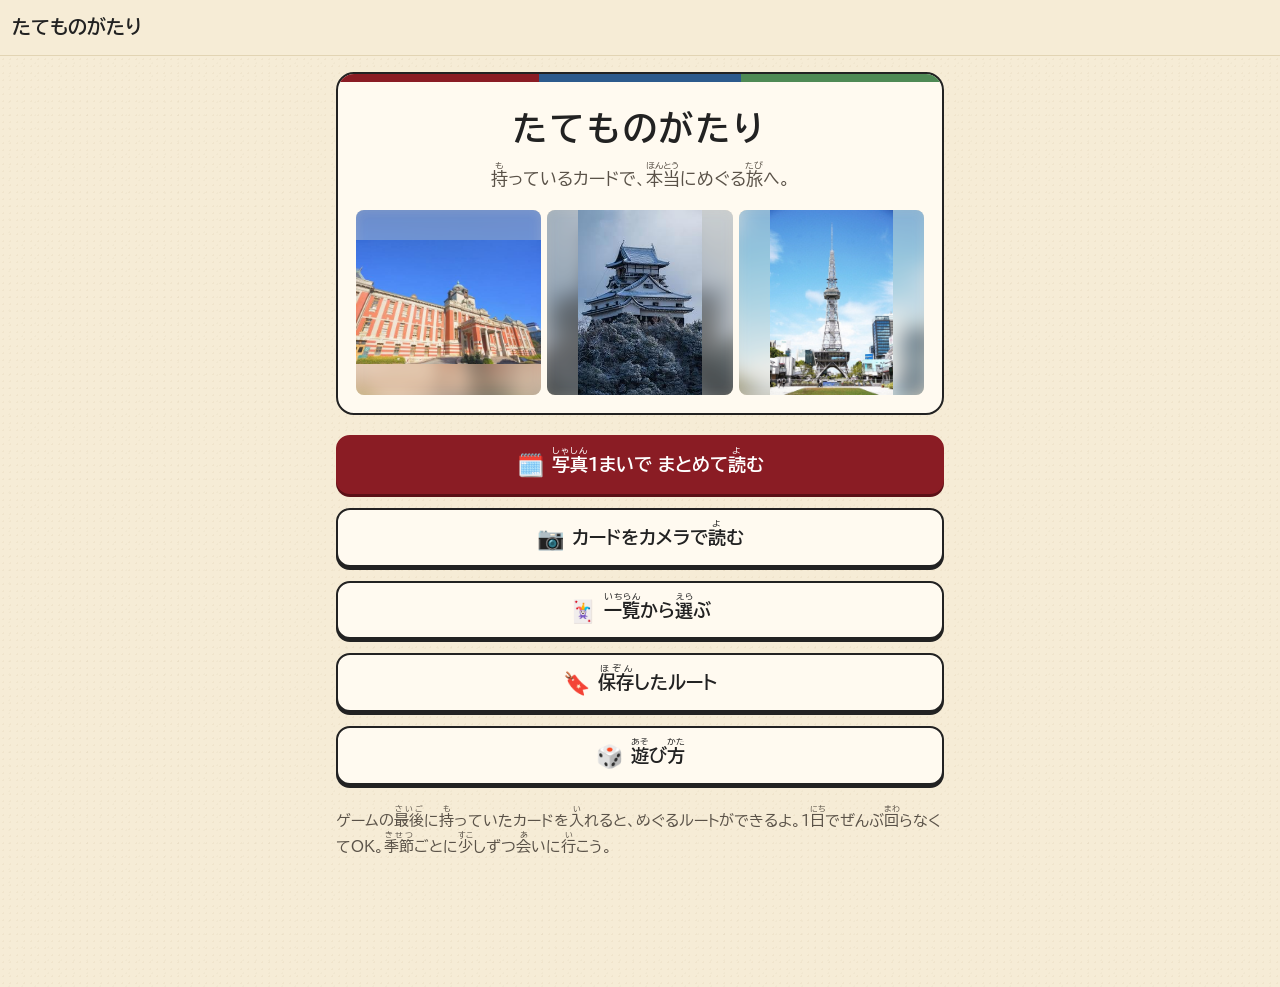
<file: app/index.html>
<!doctype html>
<html lang="ja">
<head>
<meta charset="utf-8">
<meta name="viewport" content="width=device-width, initial-scale=1, viewport-fit=cover">
<title>たてものがたり</title>
<meta name="description" content="ボードゲーム「たてものがたり」で集めた文化財カードを、実際にめぐるルートにするアプリ">
<meta name="theme-color" content="#f6ecd6">
<link rel="manifest" href="manifest.webmanifest">
<link rel="icon" href="icon.svg" type="image/svg+xml">
<link rel="apple-touch-icon" href="icon-192.png">
<meta name="apple-mobile-web-app-capable" content="yes">
<meta name="apple-mobile-web-app-title" content="たてものがたり">
<link rel="preconnect" href="https://fonts.googleapis.com">
<link rel="preconnect" href="https://fonts.gstatic.com" crossorigin>
<link href="https://fonts.googleapis.com/css2?family=BIZ+UDPGothic:wght@400;700&display=swap" rel="stylesheet">
<!-- スタンプの数字を読むための見本の字形（数字だけ） -->
<link href="https://fonts.googleapis.com/css2?family=M+PLUS+Rounded+1c:wght@400&text=0123456789&display=swap" rel="stylesheet">
<link rel="stylesheet" href="style.css">
</head>
<body>
<header class="bar" id="bar">
  <button class="back" id="back" data-act="back" aria-label="もどる" hidden>‹ もどる</button>
  <h1 class="bar-title" id="title">たてものがたり</h1>
</header>
<main id="main" tabindex="-1"></main>
<div class="toast" id="toast" role="status" aria-live="polite"></div>
<script src="matcher.js"></script>
<script src="stripes.js"></script>
<script src="photoreader.js"></script>
<script src="app.js"></script>
</body>
</html>
</file>
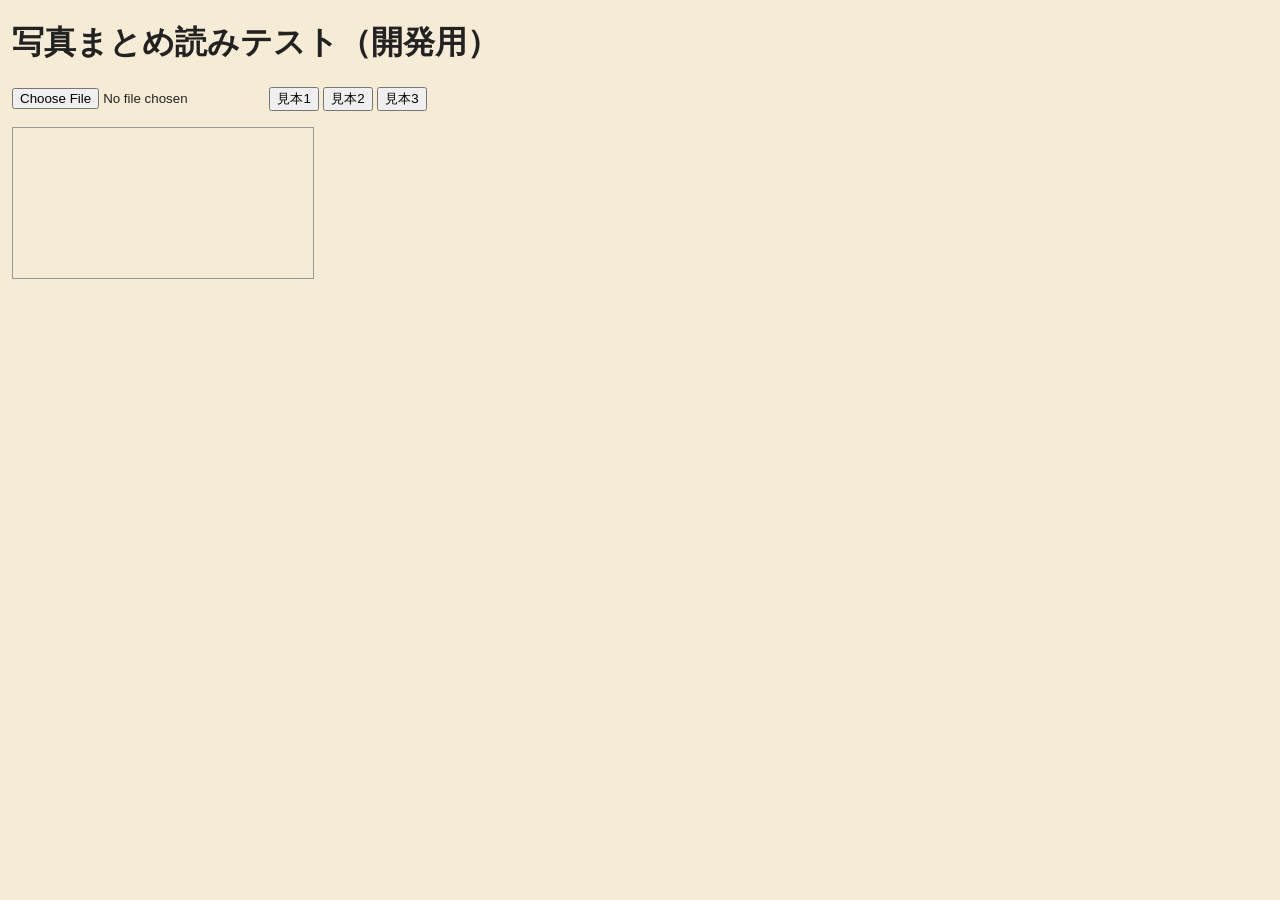
<file: app/dev/photo-test.html>
<!doctype html>
<html lang="ja"><head><meta charset="utf-8"><meta name="viewport" content="width=device-width,initial-scale=1">
<title>写真まとめ読みテスト</title>
<link href="https://fonts.googleapis.com/css2?family=M+PLUS+Rounded+1c:wght@400&text=0123456789&display=swap" rel="stylesheet">
<style>body{font-family:sans-serif;margin:12px;background:#f6ecd6;color:#222}#view{max-width:100%;border:1px solid #999}table{border-collapse:collapse;font-size:13px}td{border:1px solid #ccc;padding:3px 6px;vertical-align:middle}canvas.crop{width:80px}</style>
</head><body>
<h1>写真まとめ読みテスト（開発用）</h1>
<p><input type="file" id="file" accept="image/*"> <button class="smp" data-f="table1.jpg">見本1</button> <button class="smp" data-f="table2.jpg">見本2</button> <button class="smp" data-f="table3.jpg">見本3</button></p>
<pre id="log"></pre>
<canvas id="view"></canvas>
<table id="tbl"></table>
<script src="../matcher.js"></script><script src="../stripes.js"></script>
<script src="../photoreader.js"></script>
<script>
let NAMES={};
const log=t=>document.getElementById('log').textContent+=t+'\n';
async function run(src){
  document.getElementById('log').textContent='';
  if(!CardMatcher.templates.length){
    const d=await (await fetch('../data/cards.json')).json(); d.cards.forEach(c=>NAMES[c.id]=c.name+'('+c.points+')'); Stripes.setCodes(d.cards);
    await CardMatcher.load([...d.cards.map(c=>c.id),'warp'],'../cards/');
  }
  const t0=performance.now();
  const res=await PhotoReader.read(src,s=>log(s));
  log(`時間 ${(performance.now()-t0).toFixed(0)}ms  画像 ${res.canvas.width}x${res.canvas.height}  机の色 ${res.table.map(v=>v|0)}  スタンプ ${res.items.length}`);
  const v=document.getElementById('view'); v.width=res.canvas.width; v.height=res.canvas.height;
  const x=v.getContext('2d'); x.drawImage(res.canvas,0,0); x.lineWidth=2; x.font='bold 16px sans-serif';
  const tbl=document.getElementById('tbl'); tbl.innerHTML='<tr><td>#</td><td>切り抜き</td><td>色</td><td>数字</td><td>カード候補</td><td>距離/差</td></tr>';
  res.items.sort((a,b)=>a.number.num-b.number.num).forEach((it,i)=>{
    const c=it.card, s=it.stamp;
    x.save(); x.translate(c.cx,c.cy); x.rotate(c.angle); x.strokeStyle=c.guessed?'orange':'lime'; x.strokeRect(-c.side/2,-c.side/2,c.side,c.side); x.restore();
    x.strokeStyle='red'; x.beginPath(); x.arc(s.cx,s.cy,s.r,0,7); x.stroke();
    x.fillStyle='yellow'; x.strokeStyle='black'; x.lineWidth=3; const lab=`${it.number.num}`; x.strokeText(lab,s.cx+s.r+2,s.cy-s.r); x.fillText(lab,s.cx+s.r+2,s.cy-s.r); x.lineWidth=2;
    const tr=document.createElement('tr');
    tr.innerHTML=`<td>${i+1}</td><td></td><td>${s.color}</td><td><b>${it.number.num}</b> (${it.number.score.toFixed(2)}, 差${it.number.margin.toFixed(2)}, 次:${it.number.alts.join(',')})</td><td>${it.cands.slice(0,3).map(e=>e.id+':'+(NAMES[e.id]||e.id)).join('<br>')}</td><td>${it.d.toFixed(2)} / ${it.margin.toFixed(2)}</td>`;
    it.crop.className='crop'; tr.children[1].appendChild(it.crop);
    const img=new Image(); img.src='../cards/'+it.id+'.jpg'; img.style.width='80px'; tr.children[1].appendChild(img);
    tbl.appendChild(tr);
  });
  window.lastRes=res;
}
document.querySelectorAll('.smp').forEach(b=>b.onclick=()=>run('samples/'+b.dataset.f));
document.getElementById('file').onchange=e=>run(e.target.files[0]);
</script></body></html>
<script>
// 正解（開発用）：写真ごとのスタンプ位置と数字
const TRUTH={
 'table1.jpg':{color:'blue',pts:[[353,343,2],[449,333,3],[532,323,4],[619,323,5],[683,326,6],[360,441,7],[457,418,8],[547,421,9],[617,390,10],[709,412,11],[803,395,12]]},
 'table2.jpg':{color:'black',pts:[[222,287,2],[350,269,3],[482,310,5],[630,314,6],[724,310,7],[902,298,8]]},
 'table3.jpg':{color:'pink',pts:[[453,103,3],[438,234,4],[441,350,5],[440,444,6],[433,539,7],[436,629,8],[438,710,9],[434,800,11],[440,858,12]]},
};
async function evalAll(){
  let found=0,total=0,correct=0; const lines=[];
  for(const [f,t] of Object.entries(TRUTH)){
    const res=await PhotoReader.read('samples/'+f);
    for(const [x,y,n] of t.pts){ total++; const it=res.items.find(it=>Math.hypot(it.stamp.cx-x,it.stamp.cy-y)<14); if(it){found++; if(it.number.num===n) correct++; else lines.push(`${f} ${n}→${it.number.num}`);} else lines.push(`${f} ${n} 見つからない`); }
  }
  return `見つけた ${found}/${total}  数字正解 ${correct}/${total}\n`+lines.join('\n');
}
</script>
<script>
const CARD_TRUTH={'table2.jpg':[[222,287,32],[350,269,35],[482,310,21],[630,314,10],[724,310,4],[902,298,26]],'table3.jpg':[[453,103,45],[438,710,36]],'table1.jpg':[[619,323,24],[547,421,49],[360,441,9]]};
async function evalCards(){
  let t1=0,t3=0,n=0; const miss=[];
  for(const [f,pts] of Object.entries(CARD_TRUTH)){ const res=await PhotoReader.read('samples/'+f);
    for(const [x,y,id] of pts){ n++; const it=res.items.find(it=>Math.hypot(it.stamp.cx-x,it.stamp.cy-y)<14); if(!it){miss.push(f+' '+id+' no stamp');continue;} const pos=it.cands.findIndex(c=>c.id===id); if(pos===0)t1++; if(pos>=0&&pos<3)t3++; if(pos!==0) miss.push(`${f} ${NAMES[id]} → ${NAMES[it.cands[0].id]||it.cands[0].id} (正解は${pos<0?'5位外':pos+1+'位'})`); } }
  return `カード 1位 ${t1}/${n}  3位以内 ${t3}/${n}\n`+miss.join('\n');
}
</script>
</file>
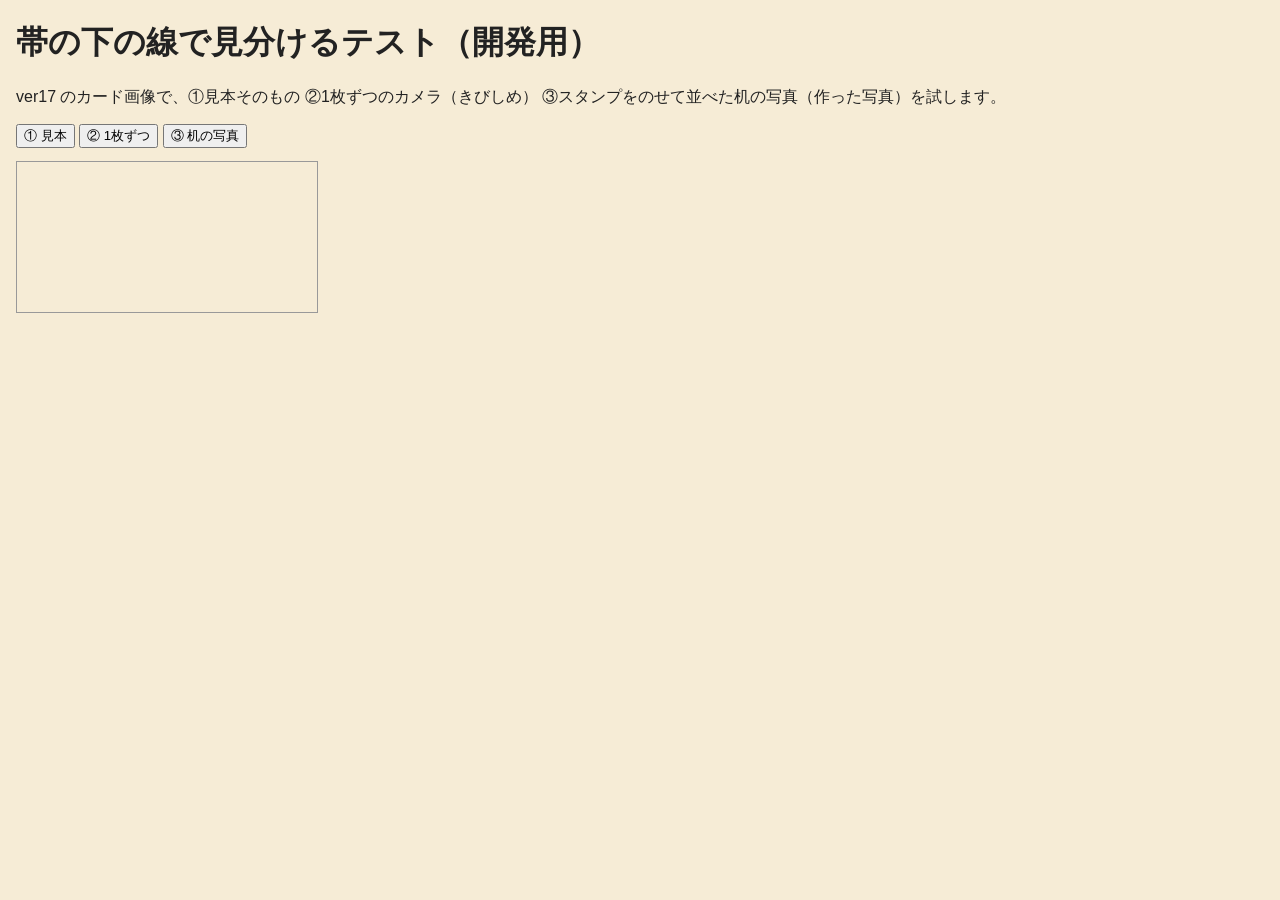
<file: app/dev/stripe-test.html>
<!doctype html>
<html lang="ja"><head><meta charset="utf-8"><meta name="viewport" content="width=device-width,initial-scale=1">
<title>線の本数テスト</title>
<link href="https://fonts.googleapis.com/css2?family=M+PLUS+Rounded+1c:wght@400&text=0123456789&display=swap" rel="stylesheet">
<style>body{font-family:sans-serif;margin:16px;background:#f6ecd6;color:#222}pre{white-space:pre-wrap;font-size:13px}canvas.v{max-width:100%;border:1px solid #999}</style>
</head><body>
<h1>帯の下の線で見分けるテスト（開発用）</h1>
<p>ver17 のカード画像で、①見本そのもの ②1枚ずつのカメラ（きびしめ） ③スタンプをのせて並べた机の写真（作った写真）を試します。</p>
<button id="a">① 見本</button> <button id="b">② 1枚ずつ</button> <button id="c">③ 机の写真</button>
<pre id="out"></pre><canvas class="v" id="view"></canvas>
<script src="../matcher.js"></script><script src="../stripes.js"></script><script src="../photoreader.js"></script>
<script>
const out=document.getElementById('out'); const log=t=>out.textContent+=t+'\n';
const R=(a,b)=>a+Math.random()*(b-a);
let CARDS=[], IDS=[], imgs={};
const loadImg=src=>new Promise(ok=>{const i=new Image();i.onload=()=>ok(i);i.src=src;});
async function setup(){
  if(CARDS.length) return;
  CARDS=(await (await fetch('../data/cards.json')).json()).cards; Stripes.setCodes(CARDS);
  IDS=[...CARDS.map(c=>c.id),'warp'];
  await CardMatcher.load(IDS,'../cards/');
  for(const id of IDS) imgs[id]=await loadImg(`../cards/${id}.jpg`);
}
const noStripes=f=>{const keep=Stripes.rerank; Stripes.rerank=c=>c; try{return f();}finally{Stripes.rerank=keep;}};

document.getElementById('a').onclick=async()=>{
  out.textContent=''; await setup(); let ok=0; const bad=[];
  for(const id of IDS){ const im=imgs[id], N=im.width, c=document.createElement('canvas'); c.width=c.height=N;
    const x=c.getContext('2d'); x.drawImage(im,0,0); const r=Stripes.read(Stripes.getter(x.getImageData(0,0,N,N).data,N),N);
    const code=Stripes.codeOf(id); if(r.L===code[0]&&r.R===code[1]) ok++; else bad.push(`${id}: ${r.L}-${r.R} (正解${code.join('-')}) conf${r.conf.toFixed(2)}`); }
  log(`見本 ${ok}/${IDS.length}\n`+bad.join('\n'));
};

/* ② カメラで1枚ずつ：test.html の「きびしめ」と同じ条件で、144px（模様）と 400px（線）を作る */
function scene(img){
  const S=1080, c=document.createElement('canvas'); c.width=c.height=S; const x=c.getContext('2d');
  const bg=[[150,110,70],[90,90,95],[230,225,215],[60,45,35],[200,190,170]][Math.floor(Math.random()*5)];
  x.fillStyle=`rgb(${bg})`; x.fillRect(0,0,S,S);
  for(let k=0;k<60;k++){x.fillStyle=`rgba(${Math.random()<.5?'0,0,0':'255,255,255'},${R(0,.08)})`;x.fillRect(R(0,S),R(0,S),R(25,500),R(5,75));}
  const guide=S*120/144, sz=guide*R(.82,1.15);
  x.save(); x.translate(S/2+R(-.09,.09)*guide,S/2+R(-.09,.09)*guide); x.rotate(R(-9,9)*Math.PI/180+(Math.random()<.5?Math.PI:0));
  x.beginPath();x.roundRect(-sz/2,-sz/2,sz,sz,sz*.04);x.clip(); x.drawImage(img,-sz/2,-sz/2,sz,sz); x.restore();
  const br=R(.45,1.35), warm=R(-.2,.2), blur=R(0,1.6), shade=R(0,.35), gx=R(0,1), gx2=R(0,1);
  const make=n=>{ const o=document.createElement('canvas'); o.width=o.height=n; const g2=o.getContext('2d',{willReadFrequently:true});
    g2.filter=`blur(${blur*n/144*0.5}px)`; g2.drawImage(c,0,0,n,n); g2.filter='none';
    const g=g2.createLinearGradient(gx*n,0,gx2*n,n); g.addColorStop(0,`rgba(0,0,0,${shade})`); g.addColorStop(1,'rgba(0,0,0,0)'); g2.fillStyle=g; g2.fillRect(0,0,n,n);
    const d=g2.getImageData(0,0,n,n), p=d.data;
    for(let i=0;i<p.length;i+=4){p[i]=p[i]*br*(1+warm)+R(-16,16);p[i+1]=p[i+1]*br+R(-16,16);p[i+2]=p[i+2]*br*(1-warm)+R(-16,16);}
    return d.data; };
  return {lo:make(144), hi:make(400)};
}
document.getElementById('b').onclick=async()=>{
  out.textContent=''; await setup(); const N=4; let a0=0,a1=0,tot=0,read=0,readOk=0;
  for(const id of IDS){ for(let k=0;k<N;k++){ const s=scene(imgs[id]); tot++;
    const list=CardMatcher.rank(s.lo,144,144,120); if(list[0].id===id)a0++;
    const top=list[0], raw=Stripes.getter(s.hi,400);
    const get=(u,v,o)=>{ if(top.rot){u=1-u;v=1-v;} raw(top.x0+u*top.size, top.y0+v*top.size, o); };
    const st=Stripes.read(get, top.size*400);
    if(st.conf>0.25){read++; const c=Stripes.codeOf(id); if(st.L===c[0]&&st.R===c[1]) readOk++;}
    if(Stripes.rerank(list,st)[0].id===id) a1++;
  } out.textContent=`…${tot}`; await new Promise(r=>setTimeout(r)); }
  out.textContent=`1枚ずつ（きびしめ） ${tot}回\n模様だけ 1位正解 ${(a0/tot*100).toFixed(1)}%\n線もつかう 1位正解 ${(a1/tot*100).toFixed(1)}%\n線を読めた ${read}回（そのうち本数が正しい ${readOk}）`;
};

/* ③ 机の写真：カードを並べ、スタンプ（白い紙＋色の丸＋白い数字）をのせ、照明をかえて撮ったような写真を作る */
async function tablePhoto(W, ids, color, opt={}){
  const H=Math.round(W*0.75), c=document.createElement('canvas'); c.width=W; c.height=H; const x=c.getContext('2d');
  const base=[R(110,160),R(75,110),R(40,70)]; x.fillStyle=`rgb(${base})`; x.fillRect(0,0,W,H);
  for(let k=0;k<400;k++){x.fillStyle=`rgba(${Math.random()<.5?'0,0,0':'255,255,255'},${R(0,.06)})`; x.fillRect(0,R(0,H),W,R(1,W/200));}
  const cols=6, rows=2, side=W/cols*0.8, r=side/6.4, truth=[];
  ids.forEach((id,i)=>{ const cx=(i%cols+0.5)*W/cols+R(-.04,.04)*side, cy=H/2+((i/cols|0)-0.5)*side*1.25+R(-.04,.04)*side;
    const ang=R(-12,12)*Math.PI/180+(Math.random()<.5?Math.PI:0);
    x.save(); x.translate(cx,cy); x.rotate(ang); x.beginPath(); x.roundRect(-side/2,-side/2,side,side,side*.04); x.clip(); x.drawImage(imgs[id],-side/2,-side/2,side,side); x.restore();
    const sx=cx+R(-.12,.12)*side, sy=cy+R(-.12,.12)*side, n=i+1;
    x.fillStyle='#f4f2ec'; x.beginPath(); x.arc(sx,sy,r*1.55,0,7); x.fill();
    x.fillStyle=color; x.beginPath(); x.arc(sx,sy,r,0,7); x.fill();
    x.fillStyle='#fff'; x.font=`400 ${r*1.06}px "M PLUS Rounded 1c"`; x.textAlign='center'; x.textBaseline='middle';
    x.save(); x.translate(sx,sy); x.rotate(R(-25,25)*Math.PI/180); x.fillText(String(n),0,r*0.04); x.restore();
    truth.push({id,n,sx,sy}); });
  // 照明：色かぶり・明るさのむら・ぼけ・ノイズ・光の反射
  const o=document.createElement('canvas'); o.width=W; o.height=H; const g=o.getContext('2d');
  g.filter=`blur(${(opt.blur??R(0.3,1.2))*W/2000}px)`; g.drawImage(c,0,0); g.filter='none';
  const sh=g.createLinearGradient(0,0,W,H); sh.addColorStop(0,`rgba(0,0,0,${R(0,.3)})`); sh.addColorStop(1,'rgba(0,0,0,0)'); g.fillStyle=sh; g.fillRect(0,0,W,H);
  if(opt.glare){ const gl=g.createRadialGradient(W*R(.2,.8),H*R(.3,.7),0,W*.5,H*.5,W*.25); gl.addColorStop(0,'rgba(255,255,255,.35)'); gl.addColorStop(1,'rgba(255,255,255,0)'); g.fillStyle=gl; g.fillRect(0,0,W,H); }
  const d=g.getImageData(0,0,W,H), p=d.data, cast=[R(.85,1.1),1,R(.85,1.2)], br=R(.7,1.1);
  for(let i=0;i<p.length;i+=4){const nz=R(-8,8); p[i]=p[i]*br*cast[0]+nz; p[i+1]=p[i+1]*br+nz; p[i+2]=p[i+2]*br*cast[2]+nz;}
  g.putImageData(d,0,0);
  const blob=await new Promise(ok=>o.toBlob(ok,'image/jpeg',0.85));
  return {blob, truth, canvas:o, cardPx:side};
}
document.getElementById('c').onclick=async()=>{
  out.textContent=''; await setup(); await document.fonts.load('400 40px "M PLUS Rounded 1c"','0123456789');
  const colors=['#2f6fc0','#222','#e0609a','#2e9a4a'];
  for(const W of [1600,2400,3200,4032]){ for(const glare of [false,true]){
    let n=0,a0=0,a1=0,f=0,rd=0,rdOk=0;
    for(let rep=0;rep<4;rep++){
      const pool=IDS.filter(i=>i!=='warp').sort(()=>Math.random()-.5).slice(0,12);
      const ph=await tablePhoto(W,pool,colors[rep%4],{glare});
      const res=await PhotoReader.read(new File([ph.blob],'t.jpg',{type:'image/jpeg'}));
      for(const t of ph.truth){ n++; const sc=res.canvas.width/W;
        const it=res.items.find(it=>Math.hypot(it.stamp.cx-t.sx*sc,it.stamp.cy-t.sy*sc)<it.stamp.r*1.2); if(!it) continue; f++;
        if(it.cands[0].id===t.id)a1++;
        const st=it.stripes; if(st&&st.conf>0.25){rd++; const c=Stripes.codeOf(t.id); if(st.L===c[0]&&st.R===c[1]) rdOk++;}
        // 線を使わないとき：もとの距離（stripeMiss のぶんを引く）で並べ直す
        const plain=it.cands.map(c=>({...c,d:c.d-(c.stripeMiss||0)*1.5*(st?st.conf:0)})).sort((a,b)=>a.d-b.d);
        if(plain[0].id===t.id)a0++;
      }
      if(rep===0&&W===4032&&!glare){ const v=document.getElementById('view'); v.width=res.canvas.width; v.height=res.canvas.height; v.getContext('2d').drawImage(res.canvas,0,0); }
      await new Promise(r=>setTimeout(r));
    }
    log(`写真の幅 ${W}px（カード ${(W/6*0.8)|0}px${glare?'・反射あり':''}）: スタンプ ${f}/${n}  カード1位 模様だけ ${a0}/${f} → 線も ${a1}/${f}   線を読めた ${rd}（正しい ${rdOk}）`);
  }}
  log('おわり');
};
</script></body></html>
</file>
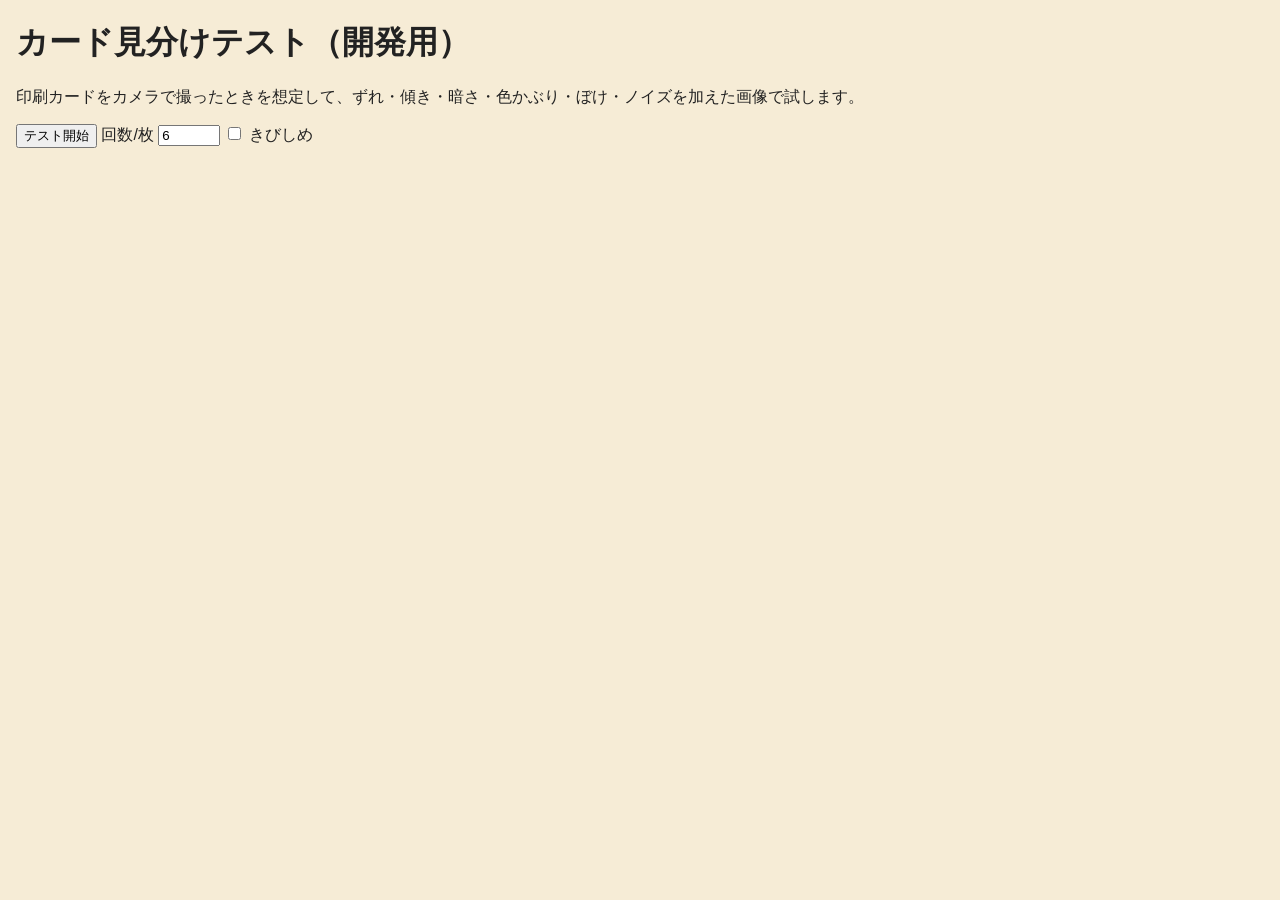
<file: app/dev/test.html>
<!doctype html>
<html lang="ja"><head><meta charset="utf-8"><meta name="viewport" content="width=device-width,initial-scale=1">
<title>カード見分けテスト</title>
<style>body{font-family:sans-serif;margin:16px;background:#f6ecd6;color:#222}canvas{border:1px solid #999;margin:2px;width:96px}pre{white-space:pre-wrap;font-size:13px}</style>
</head><body>
<h1>カード見分けテスト（開発用）</h1>
<p>印刷カードをカメラで撮ったときを想定して、ずれ・傾き・暗さ・色かぶり・ぼけ・ノイズを加えた画像で試します。</p>
<button id="run">テスト開始</button> <label>回数/枚 <input id="n" type="number" value="6" style="width:4em"></label>
<label><input id="hard" type="checkbox"> きびしめ</label>
<pre id="out"></pre><div id="fails"></div>
<script src="../matcher.js"></script><script src="../stripes.js"></script>
<script>
const IDS=[0,1,2,3,4,5,6,7,8,9,10,11,12,13,14,15,16,17,18,19,21,22,23,24,25,26,27,28,29,30,31,32,33,34,35,36,37,38,40,41,42,44,45,46,47,48,49,'warp'];
const R=(a,b)=>a+Math.random()*(b-a);
const imgs={};
function loadImg(src){return new Promise(ok=>{const i=new Image();i.onload=()=>ok(i);i.src=src;});}
function scene(img, hard, negative){
  const S=432, c=document.createElement('canvas'); c.width=c.height=S; const x=c.getContext('2d');
  // 背景：机・布・紙など
  const bg=[[150,110,70],[90,90,95],[230,225,215],[60,45,35],[200,190,170]][Math.floor(Math.random()*5)];
  x.fillStyle=`rgb(${bg})`; x.fillRect(0,0,S,S);
  for(let k=0;k<60;k++){x.fillStyle=`rgba(${Math.random()<.5?'0,0,0':'255,255,255'},${R(0,.08)})`;x.fillRect(R(0,S),R(0,S),R(10,200),R(2,30));}
  const guide=S*120/144;
  if(img){
    const sc=hard?R(.82,1.15):R(.88,1.1), sz=guide*sc;
    const off=hard?.09:.06;
    x.save(); x.translate(S/2+R(-off,off)*guide, S/2+R(-off,off)*guide);
    x.rotate((hard?R(-9,9):R(-5,5))*Math.PI/180 + (Math.random()<.5?Math.PI:0));
    if(!negative){x.beginPath();x.roundRect(-sz/2,-sz/2,sz,sz,sz*.04);x.clip();}
    x.drawImage(img,-sz/2,-sz/2,sz,sz*(negative?img.height/img.width:1)); x.restore();
  }
  // 照明：明るさ・色かぶり・影
  const br=hard?R(.45,1.35):R(.6,1.25), warm=hard?R(-.2,.2):R(-.12,.12);
  const out=document.createElement('canvas'); out.width=out.height=144; const o=out.getContext('2d',{willReadFrequently:true});
  o.filter=`blur(${R(0,hard?1.6:1)}px)`; o.drawImage(c,0,0,144,144); o.filter='none';
  const g=o.createLinearGradient(R(0,144),0,R(0,144),144); g.addColorStop(0,`rgba(0,0,0,${R(0,hard?.35:.2)})`); g.addColorStop(1,'rgba(0,0,0,0)');
  o.fillStyle=g; o.fillRect(0,0,144,144);
  const d=o.getImageData(0,0,144,144), p=d.data, nz=hard?16:9;
  for(let i=0;i<p.length;i+=4){
    p[i]=p[i]*br*(1+warm)+R(-nz,nz); p[i+1]=p[i+1]*br+R(-nz,nz); p[i+2]=p[i+2]*br*(1-warm)+R(-nz,nz);
  }
  o.putImageData(d,0,0);
  return {px:o.getImageData(0,0,144,144).data, canvas:out};
}
document.getElementById('run').onclick=async()=>{
  const out=document.getElementById('out'), fails=document.getElementById('fails'); fails.innerHTML='';
  out.textContent='見本を読みこみ中…';
  await CardMatcher.load(IDS,'../cards/');
  for(const id of IDS) imgs[id]=await loadImg(`../cards/${id}.jpg`);
  const photos=[]; for(const id of [3,10,22,29,33,45,0,12]) photos.push(await loadImg(`../photos/${id}.jpg`));
  const N=+document.getElementById('n').value, hard=document.getElementById('hard').checked;
  let t1=0,t3=0,tot=0,acc=0,accWrong=0,accTotal=0; const dOk=[],mOk=[],dNeg=[],mNeg=[];
  const t0=performance.now();
  for(const id of IDS){ for(let k=0;k<N;k++){
    const s=scene(imgs[id],hard); const r=CardMatcher.rank(s.px,144,144,120); const j=CardMatcher.judge(r);
    tot++; const pos=r.findIndex(e=>e.id===id);
    if(pos===0){t1++; dOk.push(r[0].d); mOk.push(r[1].d-r[0].d);} if(pos<3)t3++;
    if(j.ok){accTotal++; if(r[0].id===id)acc++; else accWrong++;}
    if(pos!==0){ s.canvas.title=`正解${id} → ${r.slice(0,3).map(e=>e.id+':'+e.d.toFixed(2)).join(' ')}`; fails.appendChild(s.canvas); }
  } await new Promise(r=>setTimeout(r)); out.textContent=`…${tot}`; }
  const ms=(performance.now()-t0)/tot;
  // カードが写っていないとき
  let falsePos=0, negN=0;
  for(let k=0;k<60;k++){ const s=scene(k%2?photos[k%photos.length]:null,hard,true); const r=CardMatcher.rank(s.px,144,144,120);
    negN++; dNeg.push(r[0].d); mNeg.push(r[1].d-r[0].d); if(CardMatcher.judge(r).ok) falsePos++; }
  const q=(a,p)=>{const s=[...a].sort((x,y)=>x-y);return s.length?s[Math.min(s.length-1,Math.floor(p*s.length))].toFixed(3):'-';};
  out.textContent=
`${hard?'きびしめ':'ふつう'}  試行 ${tot}（${N}回×${IDS.length}枚）  1回の判定 ${ms.toFixed(1)}ms
1位で正解: ${(t1/tot*100).toFixed(1)}%   3位以内に正解: ${(t3/tot*100).toFixed(1)}%
自動で決めたもの: ${accTotal}件（正解 ${acc} / まちがい ${accWrong}）＝自動判定の割合 ${(accTotal/tot*100).toFixed(1)}%
正解時の距離  中央 ${q(dOk,.5)}  90% ${q(dOk,.9)}  99% ${q(dOk,.99)}
正解時の差    10% ${q(mOk,.1)}  中央 ${q(mOk,.5)}
カードなしの距離 最小 ${q(dNeg,0)}  10% ${q(dNeg,.1)}  中央 ${q(dNeg,.5)}   カードなしで誤反応 ${falsePos}/${negN}
（失敗した画像は下。マウスを乗せると候補）`;
};
</script></body></html>
</file>
<file: app/style.css>
:root {
  --kokuho: #8a1c24;
  --juubun: #2c5a8c;
  --touroku: #4f8a55;
  --special: #333333;
  --bg: #f6ecd6;
  --paper: #fffaf0;
  --ink: #222222;
  --ink-2: #5a5248;
  --line: #e2d4b4;
  --accent: #8a1c24;
  --radius: 14px;
  --shadow: 0 2px 0 rgba(80, 60, 20, .12);
  --font: "BIZ UDPGothic", "Hiragino Kaku Gothic ProN", "Hiragino Sans", "Meiryo", sans-serif;
}

* { box-sizing: border-box; }
html { -webkit-text-size-adjust: 100%; }
body {
  margin: 0;
  background: var(--bg);
  color: var(--ink);
  font-family: var(--font);
  font-size: 17px;
  line-height: 1.7;
  min-height: 100vh;
  /* うっすら和紙の繊維 */
  background-image:
    radial-gradient(rgba(140, 110, 60, .06) 1px, transparent 1px),
    radial-gradient(rgba(140, 110, 60, .04) 1px, transparent 1px);
  background-size: 7px 7px, 13px 13px;
  background-position: 0 0, 3px 5px;
}
button, input, select { font: inherit; color: inherit; }
img { display: block; max-width: 100%; }
rt { font-size: .5em; font-weight: 400; letter-spacing: 0; }
a { color: var(--juubun); }

/* ヘッダー */
.bar {
  position: sticky; top: 0; z-index: 10;
  display: flex; align-items: center; gap: 8px;
  min-height: 56px;
  padding: env(safe-area-inset-top) 12px 0;
  background: rgba(246, 236, 214, .94);
  backdrop-filter: blur(6px);
  border-bottom: 1px solid var(--line);
}
.bar-title { font-size: 19px; margin: 0; font-weight: 700; line-height: 1.3; }
.back {
  min-height: 48px; padding: 0 10px; margin-left: -6px;
  background: none; border: 0; color: var(--juubun); font-weight: 700; font-size: 17px; cursor: pointer;
}

main { max-width: 640px; margin: 0 auto; padding: 16px 16px calc(120px + env(safe-area-inset-bottom)); outline: none; }
h2 { font-size: 20px; margin: 24px 0 8px; }
h3 { font-size: 18px; margin: 20px 0 6px; }
p { margin: 8px 0; }
.muted { color: var(--ink-2); font-size: 15px; }

/* ボタン */
.btn {
  display: block; text-align: center;
  width: 100%; min-height: 56px; padding: 13px 16px 11px;
  border-radius: var(--radius);
  border: 2px solid var(--ink);
  background: var(--paper);
  font-weight: 700; font-size: 18px; line-height: 1.4;
  text-decoration: none; color: var(--ink);
  cursor: pointer;
  box-shadow: 0 3px 0 var(--ink);
  transition: transform .05s;
}
.btn:active { transform: translateY(2px); box-shadow: 0 1px 0 var(--ink); }
.btn.primary { background: var(--accent); border-color: var(--accent); color: #fff; box-shadow: 0 3px 0 #5a1016; }
.btn.blue { background: var(--juubun); border-color: var(--juubun); color: #fff; box-shadow: 0 3px 0 #1b3a5c; }
.btn.small { min-height: 48px; font-size: 16px; width: auto; padding: 11px 14px 9px; }
.btn.ghost { border-color: var(--line); box-shadow: none; background: transparent; color: var(--ink-2); }
.btn[disabled] { opacity: .45; pointer-events: none; }
.btn .ico { font-size: 22px; margin-right: 8px; vertical-align: -2px; }
.stack { display: grid; gap: 14px; }
.row { display: flex; gap: 10px; flex-wrap: wrap; }
.row > .btn { flex: 1 1 140px; }

/* ホーム */
.hero {
  position: relative; overflow: hidden;
  border-radius: 18px; background: var(--paper); border: 2px solid var(--ink);
  padding: 22px 18px 18px; margin-bottom: 20px; text-align: center;
}
.hero h2 { font-size: 34px; margin: 4px 0 4px; letter-spacing: .08em; }
.hero p { margin: 0; color: var(--ink-2); }
.hero .stripes { display: flex; height: 8px; margin: -22px -18px 18px; }
.hero .stripes span { flex: 1; }
.hero-photos { display: grid; grid-template-columns: repeat(3, 1fr); gap: 6px; margin-top: 16px; }
.hero-photos .ph { aspect-ratio: 1; border-radius: 8px; }
.resume {
  display: flex; align-items: center; gap: 12px;
  background: #fff3d6; border: 2px dashed #c9a24a; border-radius: var(--radius);
  padding: 12px 14px; margin-bottom: 16px; text-decoration: none; color: var(--ink);
}
.resume b { font-size: 18px; }

/* 写真（建物を切らない：contain＋ぼかし背景） */
.ph { position: relative; overflow: hidden; background: #ddd2b8; }
.ph::before {
  content: ""; position: absolute; inset: -12px;
  background: var(--img) center / cover no-repeat;
  filter: blur(10px) saturate(.9); opacity: .75;
}
.ph img { position: relative; width: 100%; height: 100%; object-fit: contain; }

/* 点数の丸 */
.pt {
  flex: none; display: inline-flex; flex-direction: column; align-items: center; justify-content: center;
  width: 44px; height: 44px; border-radius: 50%;
  background: var(--c); color: #fff; font-weight: 700; line-height: 1;
}
.pt b { font-size: 20px; }
.pt small { font-size: 9px; margin-top: 2px; }
.pt.big { width: 64px; height: 64px; border: 3px solid #fff; box-shadow: 0 1px 4px rgba(0,0,0,.3); }
.pt.big b { font-size: 30px; }
.pt.big small { font-size: 11px; }

.tag {
  display: inline-block; padding: 0 8px; border-radius: 6px;
  background: transparent; color: var(--ink-2); border: 1.5px solid currentColor; font-size: 13px; font-weight: 700; line-height: 1.6;
}

/* 検索・しぼりこみ */
.search {
  width: 100%; min-height: 52px; padding: 10px 14px;
  border: 2px solid var(--line); border-radius: var(--radius); background: var(--paper); font-size: 17px;
}
.search:focus { outline: none; border-color: var(--juubun); }
.chips { display: flex; gap: 8px; overflow-x: auto; padding: 10px 0 4px; scrollbar-width: none; }
.chips::-webkit-scrollbar { display: none; }
.chip {
  flex: none; min-height: 44px; padding: 6px 14px; border-radius: 999px;
  border: 2px solid var(--line); background: var(--paper); font-size: 15px; font-weight: 700; cursor: pointer; white-space: nowrap;
}
.chip[aria-pressed="true"] { background: var(--c, var(--ink)); border-color: var(--c, var(--ink)); color: #fff; }
.count { margin: 8px 2px; color: var(--ink-2); font-size: 15px; }

/* カード一覧（横長） */
.list { display: grid; gap: 10px; margin: 0; padding: 0; list-style: none; }
.item {
  display: flex; align-items: stretch;
  background: var(--paper); border-radius: var(--radius); overflow: hidden;
  border: 2px solid var(--line); box-shadow: var(--shadow);
}
.item.on { border-color: var(--c); box-shadow: 0 0 0 2px var(--c); }
.item .band { width: 8px; flex: none; background: var(--c); }
.item .open {
  flex: 1; min-width: 0; display: flex; gap: 10px; align-items: center;
  padding: 8px; background: none; border: 0; text-align: left; cursor: pointer;
}
.item .thumb { width: 84px; height: 63px; flex: none; border-radius: 8px; }
.item .txt { min-width: 0; flex: 1; }
.item .nm { font-weight: 700; font-size: 17px; line-height: 1.55; }
.item .sub { font-size: 14px; color: var(--ink-2); line-height: 1.4; }
.check {
  flex: none; width: 56px; display: flex; align-items: center; justify-content: center;
  background: none; border: 0; border-left: 1px dashed var(--line); cursor: pointer;
}
.check span {
  width: 34px; height: 34px; border-radius: 8px; border: 3px solid #b9aa88; background: #fff;
  display: flex; align-items: center; justify-content: center; font-size: 22px; font-weight: 700; color: #fff;
}
.item.on .check span { background: var(--c); border-color: var(--c); }
.empty { text-align: center; padding: 32px 12px; color: var(--ink-2); }

/* 下のバー */
.dock {
  position: fixed; left: 0; right: 0; bottom: 0; z-index: 9;
  padding: 10px 16px calc(10px + env(safe-area-inset-bottom));
  background: rgba(246, 236, 214, .96); border-top: 1px solid var(--line);
  backdrop-filter: blur(6px);
}
.dock-in { max-width: 608px; margin: 0 auto; display: flex; gap: 10px; align-items: center; }
.dock .btn { flex: 1; }
.dock .num { font-weight: 700; font-size: 15px; white-space: nowrap; }
.dock .num b { font-size: 24px; color: var(--accent); }

/* くわしく */
.detail-photo { aspect-ratio: 4 / 3; border-radius: var(--radius); border: 2px solid var(--ink); }
.detail-head { display: flex; gap: 12px; align-items: center; margin: 14px 0 6px; }
.detail-head h2 { margin: 0; padding-top: .45em; font-size: 24px; line-height: 1.5; }   /* 上のふりがなが、区分の枠にかからないように */
.detail-head .tag { margin-bottom: 2px; }
.alias { font-size: 14px; color: var(--ink-2); margin: 0 0 6px; }
.catch {
  margin: 14px 0; padding: 12px 14px; border-radius: 10px;
  background: var(--c); color: #fff; font-weight: 700; font-size: 18px; line-height: 1.6;
}
.facts { display: grid; grid-template-columns: auto 1fr; gap: 6px 14px; margin: 14px 0 20px; padding: 12px 14px; background: var(--paper); border-radius: 10px; border: 1px solid var(--line); }
.facts dt { color: var(--ink-2); font-size: 15px; }
.facts dd { margin: 0; font-weight: 700; }

/* ルート */
.stops { list-style: none; margin: 0; padding: 0; display: grid; gap: 0; }
.stop { position: relative; display: flex; gap: 10px; align-items: center; padding: 8px 0; }
.stop::before {
  content: ""; position: absolute; left: 19px; top: 0; bottom: 0; width: 3px; background: repeating-linear-gradient(var(--ink-2) 0 6px, transparent 6px 11px);
}
.stop:first-child::before { top: 50%; }
.stop:last-child::before { bottom: 50%; }
.stop:only-child::before { display: none; }
.stop .no {
  position: relative; z-index: 1; flex: none; width: 40px; height: 40px; border-radius: 50%;
  background: var(--ink); color: #fff; font-weight: 700; display: flex; align-items: center; justify-content: center; font-size: 18px;
}
.stop .card { flex: 1; min-width: 0; background: var(--paper); border: 2px solid var(--line); border-left: 8px solid var(--c); border-radius: 12px; padding: 8px; }
.stop .top { display: flex; gap: 10px; align-items: center; }
.stop .thumb { width: 72px; height: 54px; flex: none; border-radius: 6px; }
.stop .nm { font-weight: 700; line-height: 1.5; background: none; border: 0; padding: 0; text-align: left; cursor: pointer; font-size: 16px; }
.stop .tools { display: flex; gap: 6px; margin-top: 6px; }
.ibtn {
  min-width: 44px; min-height: 44px; padding: 4px 10px; border-radius: 10px;
  border: 2px solid var(--line); background: #fff; font-weight: 700; font-size: 15px; cursor: pointer;
  display: inline-block; text-align: center; line-height: 32px; text-decoration: none; color: var(--ink);
}
.ibtn[disabled] { opacity: .3; }
.ibtn.go { margin-left: auto; color: var(--juubun); border-color: var(--juubun); }
.panel { background: var(--paper); border: 2px solid var(--line); border-radius: var(--radius); padding: 14px; margin: 16px 0; }
.panel h3 { margin-top: 0; }
.seg { display: grid; grid-template-columns: repeat(3, 1fr); gap: 6px; margin: 8px 0 12px; }
.seg button { min-height: 48px; border-radius: 10px; border: 2px solid var(--line); background: #fff; font-weight: 700; font-size: 15px; cursor: pointer; padding: 4px; }
.seg button[aria-pressed="true"] { background: var(--ink); color: #fff; border-color: var(--ink); }
.toggle { display: flex; align-items: center; gap: 10px; min-height: 48px; cursor: pointer; font-weight: 700; }
.toggle input { width: 26px; height: 26px; accent-color: var(--accent); }
.note { font-size: 14px; color: var(--ink-2); background: #fff3d6; border-radius: 8px; padding: 8px 10px; margin: 8px 0; }
.banner { background: var(--juubun); color: #fff; border-radius: 12px; padding: 12px 14px; margin-bottom: 14px; font-weight: 700; }

/* 保存したルート */
.saved { background: var(--paper); border: 2px solid var(--line); border-radius: var(--radius); padding: 12px; }
.saved .date { font-size: 14px; color: var(--ink-2); }
.saved .nm { font-weight: 700; font-size: 18px; }
.strip { display: flex; gap: 4px; margin: 8px 0; overflow: hidden; }
.strip .ph { width: 56px; height: 42px; flex: none; border-radius: 6px; border-bottom: 4px solid var(--c); }

/* QR */
.cam { position: relative; aspect-ratio: 1; border-radius: var(--radius); overflow: hidden; background: #111; border: 2px solid var(--ink); }
.cam video { width: 100%; height: 100%; object-fit: cover; }
.cam .frame { position: absolute; inset: 12%; border-radius: 10px; box-shadow: 0 0 0 999px rgba(0,0,0,.45); outline: 2px dashed rgba(255,255,255,.55); }
.cam .frame i { position: absolute; width: 28px; height: 28px; border: 5px solid #fff; }
.cam .frame i:nth-child(1) { left: -5px; top: -5px; border-right: 0; border-bottom: 0; border-radius: 10px 0 0 0; }
.cam .frame i:nth-child(2) { right: -5px; top: -5px; border-left: 0; border-bottom: 0; border-radius: 0 10px 0 0; }
.cam .frame i:nth-child(3) { left: -5px; bottom: -5px; border-right: 0; border-top: 0; border-radius: 0 0 0 10px; }
.cam .frame i:nth-child(4) { right: -5px; bottom: -5px; border-left: 0; border-top: 0; border-radius: 0 0 10px 0; }
.scan-status { text-align: center; font-weight: 700; margin: 10px 0; min-height: 1.7em; }
.cand { background: var(--paper); border: 3px solid var(--ink); border-radius: var(--radius); padding: 12px; margin: 10px 0; }
.cand-main { display: flex; gap: 12px; align-items: center; margin-bottom: 12px; }
.cand-main img { width: 46%; aspect-ratio: 1; border-radius: 10px; box-shadow: 0 2px 6px rgba(0,0,0,.25); }
.cand-q { margin: 0; font-weight: 700; color: var(--ink-2); }
.cand-nm { margin: 2px 0 8px; font-weight: 700; font-size: 20px; line-height: 1.6; }
.cand-alts { display: grid; grid-template-columns: 1fr 1fr; gap: 8px; }
.cand-alts button { display: flex; gap: 8px; align-items: center; padding: 6px; min-height: 56px; border-radius: 10px; border: 2px solid var(--line); border-left: 6px solid var(--c); background: #fff; text-align: left; font-weight: 700; font-size: 14px; line-height: 1.5; cursor: pointer; }
.cand-alts img { width: 48px; height: 48px; border-radius: 6px; flex: none; }
.cam .msg { position: absolute; left: 0; right: 0; top: 50%; transform: translateY(-50%); text-align: center; color: #fff; padding: 20px; }
.scanned { margin-top: 12px; }

/* 遊び方 */
.rules ol, .rules ul { padding-left: 1.4em; margin: 6px 0; }
.rules li { margin: 4px 0; }
.rules .box { background: var(--paper); border: 2px solid var(--line); border-radius: var(--radius); padding: 12px 14px; margin: 12px 0; }

.toast {
  position: fixed; left: 50%; bottom: calc(96px + env(safe-area-inset-bottom)); z-index: 20;
  transform: translate(-50%, 20px); opacity: 0; pointer-events: none;
  background: var(--ink); color: #fff; padding: 12px 18px; border-radius: 999px; font-weight: 700;
  max-width: calc(100% - 32px); text-align: center; transition: .25s;
}
.toast.show { opacity: 1; transform: translate(-50%, 0); }
.sr { position: absolute; width: 1px; height: 1px; overflow: hidden; clip: rect(0 0 0 0); }

/* 写真まとめ読み */
.photo-guide { background: var(--paper); border: 2px solid var(--line); border-radius: var(--radius); padding: 12px 14px; margin-bottom: 14px; }
.photo-guide ul { margin: 4px 0; padding-left: 1.3em; }
.photo-overview { width: 100%; border-radius: 10px; border: 2px solid var(--ink); margin-top: 14px; }
.photo-list { list-style: none; margin: 8px 0 0; padding: 0; display: grid; gap: 8px; }
.photo-row { display: grid; grid-template-columns: auto 64px auto 64px 1fr; gap: 8px; align-items: center; background: var(--paper); border: 2px solid var(--line); border-left: 8px solid var(--c); border-radius: 12px; padding: 6px 8px; }
.photo-row.off { opacity: .45; }
.photo-crop { width: 64px; height: 64px; border-radius: 6px; }
.photo-pick { min-width: 0; display: flex; gap: 6px; align-items: center; }
.photo-tpl { width: 64px; height: 64px; border-radius: 6px; }
.photo-arrow { color: var(--ink-2); font-weight: 700; }
.photo-use { justify-self: end; }
.month-sel, .card-sel { min-height: 44px; border-radius: 8px; border: 2px solid var(--line); background: #fff; font-weight: 700; font-size: 16px; padding: 0 4px; }
.month-sel { width: 76px; font-size: 18px; }
.card-sel { grid-column: 1 / -1; min-width: 0; width: 100%; }
.month-sel.warn, .card-sel.warn { border-color: #e0a100; background: #fff6d6; }
.warn-dot { display: inline-block; width: 14px; height: 14px; border-radius: 4px; background: #fff6d6; border: 2px solid #e0a100; vertical-align: -2px; margin: 0 4px; }
.photo-use { display: flex; flex-direction: column; align-items: center; font-size: 12px; font-weight: 700; gap: 2px; }
.photo-use input { width: 24px; height: 24px; accent-color: var(--accent); }
.month { display: inline-block; background: var(--ink); color: #fff; border-radius: 6px; padding: 0 6px; font-weight: 700; font-size: 12px; }
</file>
